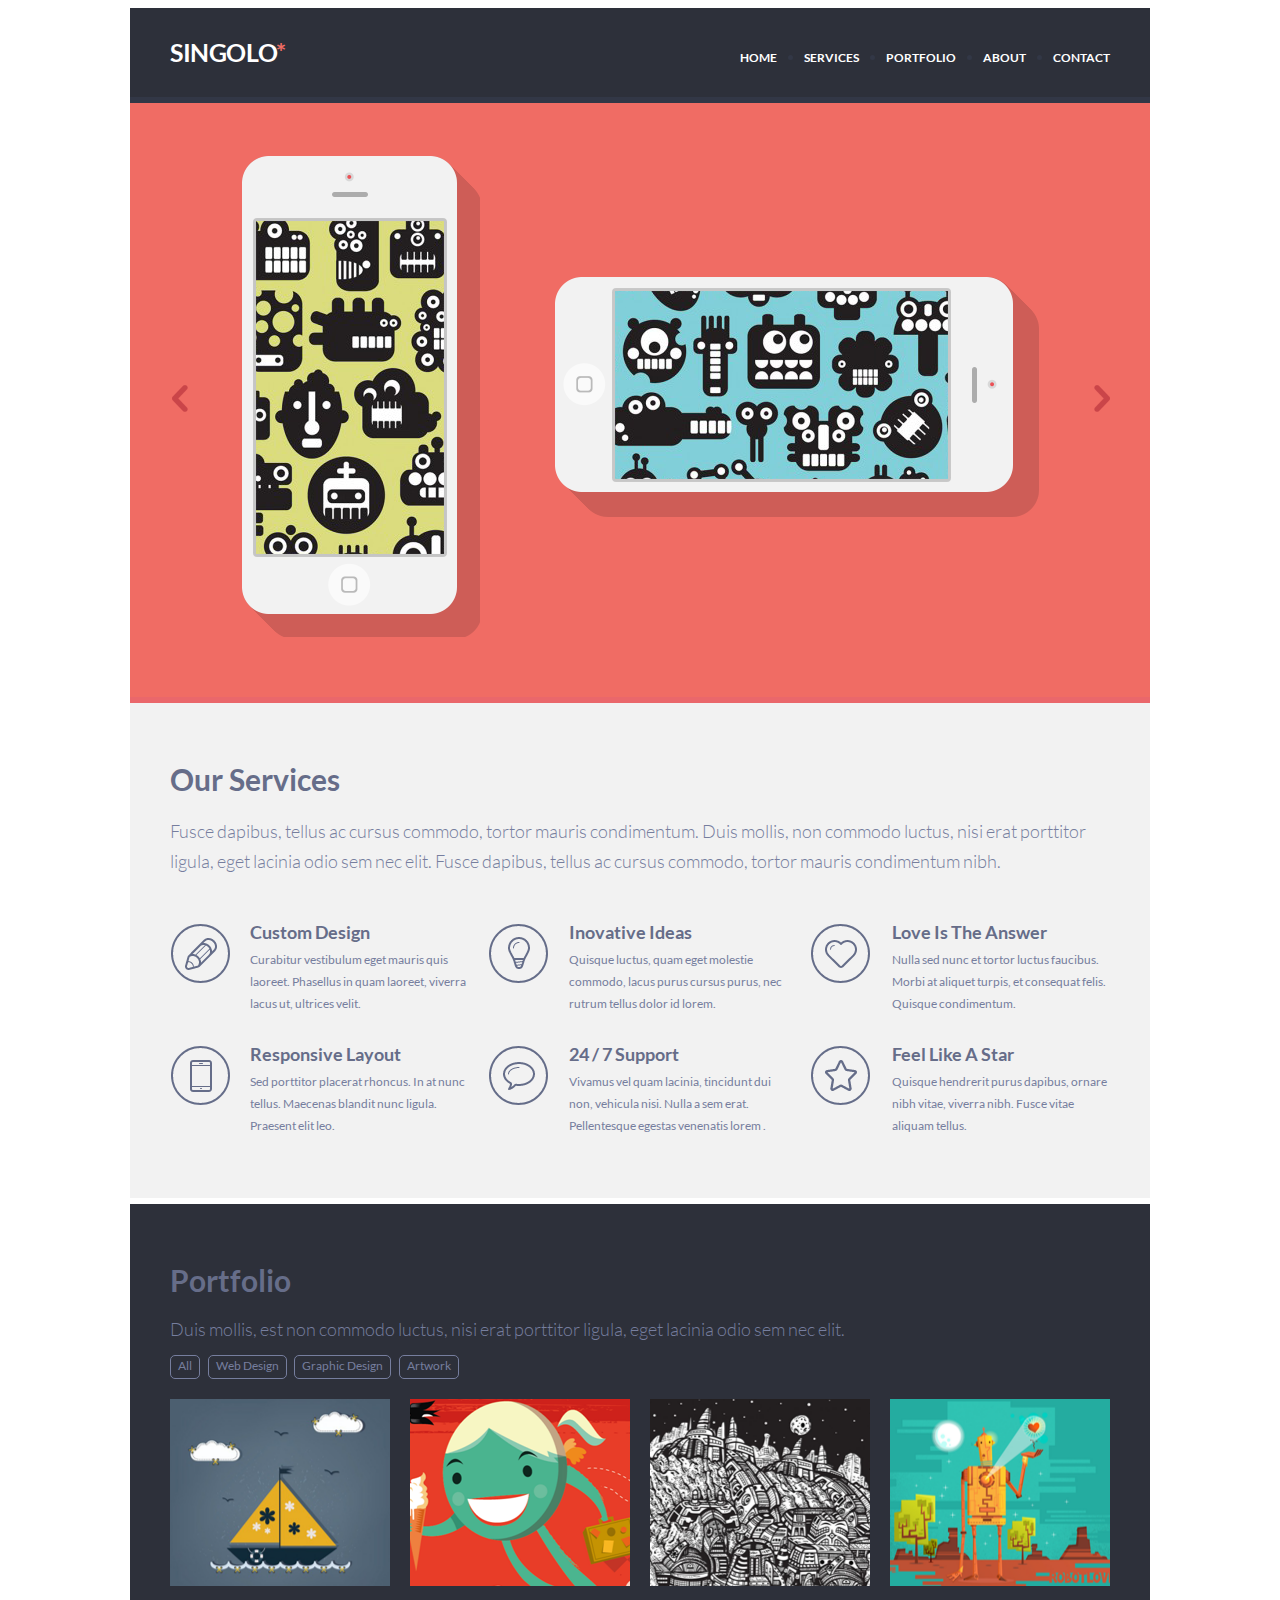
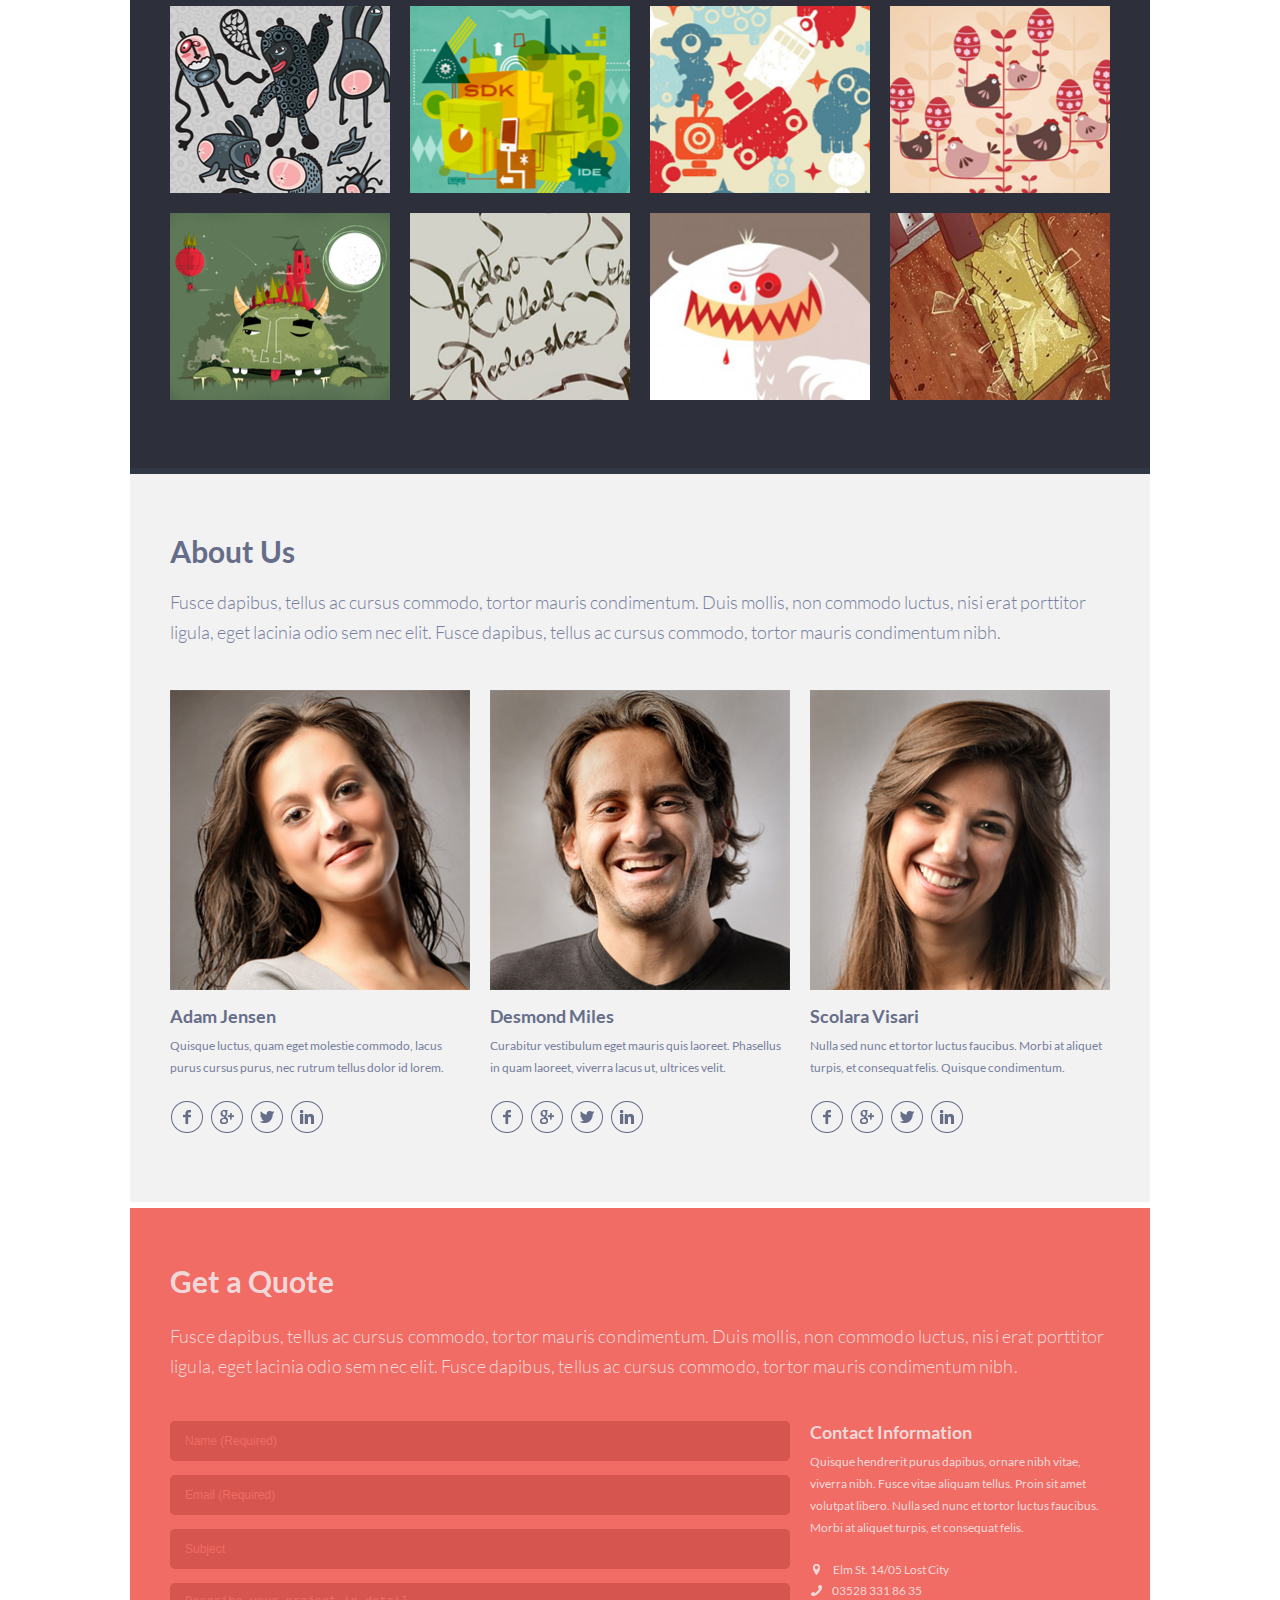
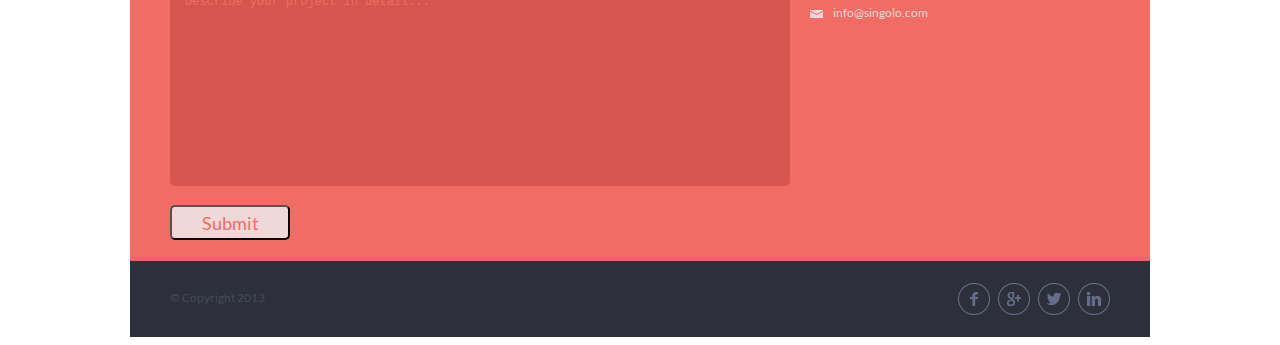
<file: index.html>
<!DOCTYPE html>
<html lang="en">

<head>
    <meta charset="UTF-8">
    <meta name="viewport" content="width=device-width, initial-scale=1.0">
    <meta http-equiv="X-UA-Compatible" content="ie=edge">
    <link type="text/css" rel="stylesheet" href="style.css" />
    <title>Singolo</title>
</head>

<body>
    <header class="header1">
        <div class="header-top">
            <h1 class="logo">SINGOLO<span>*</span></h1>
            <nav class="navbar1">
                <ul>
                    <li class="none">
                        <a href="#">HOME</a>
                    </li>
                    <li>
                        <a href="#">SERVICES</a>
                    </li>
                    <li>
                        <a href="#">PORTFOLIO</a>
                    </li>
                    <li>
                        <a href="#">ABOUT</a>
                    </li>
                    <li>
                        <a href="#">CONTACT</a>
                    </li>
                </ul>
            </nav>
        </div>
        <div class="header-bottom"></div>
    </header>
    <slider class="#">
        <div class="slider-top">
            <img src="assets/chev.svg" id="chev" alt="chev">
            <img src="assets/chev2.svg" id="chev2" alt="chev2">
            <img src="assets/iPhone Vertical.png" id="iPhoneVertical" alt="iPhoneVertical">
            <img src="assets/iPhone Horizontal.png" id="iPhoneHorizontal" alt="iPhoneHorizontal">
        </div>
        <div class="slider-bottom"></div>
    </slider>
    <footer class="services">
        <div class="container1">
            <h3>Our Services</h3>
            <p class="services_text">Fusce dapibus, tellus ac cursus commodo, tortor mauris condimentum. Duis mollis,
                non
                commodo
                luctus, nisi erat porttitor ligula, eget lacinia odio sem nec elit. Fusce dapibus, tellus ac cursus
                commodo,
                tortor mauris condimentum nibh.</p>
        </div>
        <div class="container2">
            <div class="box">
                <img src="assets/pen.png" alt="pen" id="pen">
                <h4>Custom Design</h4>
                <p>Curabitur vestibulum eget mauris quis laoreet. Phasellus in quam laoreet, viverra lacus ut, ultrices
                    velit.</p>
            </div>
            <div class="box">
                <img src="assets/bulb.png" alt="bulb" id="bulb">
                <h4>Inovative Ideas</h4>
                <p>Quisque luctus, quam eget molestie commodo, lacus purus cursus purus, nec rutrum tellus dolor id
                    lorem.
                </p>
            </div>
            <div class="box">
                <img src="assets/heart.png" alt="heart" id="heart">
                <h4>Love Is The Answer</h4>
                <p>Nulla sed nunc et tortor luctus faucibus. Morbi at aliquet turpis, et consequat felis. Quisque
                    condimentum.</p>
            </div>
        </div>
        <div class="container3">
            <div class="box">
                <img src="assets/phone.png" alt="phone" id="phone">
                <h4>Responsive Layout</h4>
                <p>Sed porttitor placerat rhoncus. In at nunc tellus. Maecenas blandit nunc ligula. Praesent elit leo.
                </p>
            </div>
            <div class="box">
                <img src="assets/bubble.png" alt="bubble" id="bubble">
                <h4>24 / 7 Support</h4>
                <p>Vivamus vel quam lacinia, tincidunt dui non, vehicula nisi. Nulla a sem erat. Pellentesque egestas
                    venenatis lorem .</p>
            </div>
            <div class="box">
                <img src="assets/star.png" alt="star" id="star">
                <h4>Feel Like A Star</h4>
                <p>Quisque hendrerit purus dapibus, ornare nibh vitae, viverra nibh. Fusce vitae aliquam tellus.</p>
            </div>
        </div>
    </footer>
    <div class="services-bottom"></div>
    <div class="portfolio">
        <h1>Portfolio</h1>
        <p class="duis">Duis mollis, est non commodo luctus, nisi erat porttitor ligula, eget lacinia odio sem nec elit.
        </p>
        <nav class="navbar2">
            <ul>
                <li>
                    <a href="#">All</a>
                </li>
                <li>
                    <a href="#">Web Design</a>
                </li>
                <li>
                    <a href="#">Graphic Design</a>
                </li>
                <li>
                    <a href="#">Artwork</a>
                </li>
            </ul>
        </nav>
        <div class="galery">
            <div class="Project1"></div>
            <div class="Project2"></div>
            <div class="Project3"></div>
            <div class="Project4"></div>
            <div class="Project5"></div>
            <div class="Project6"></div>
            <div class="Project7"></div>
            <div class="Project8"></div>
            <div class="Project9"></div>
            <div class="Project10"></div>
            <div class="Project11"></div>
            <div class="Project12"></div>
        </div>
        <div class="galery-bottom"></div>
    </div>
    <div class="about">
        <p class="us">About Us</p>
        <p class="fusce">Fusce dapibus, tellus ac cursus commodo, tortor mauris condimentum. Duis mollis, non commodo
            luctus, nisi erat porttitor ligula, eget lacinia odio sem nec elit. Fusce dapibus, tellus ac cursus commodo,
            tortor mauris condimentum nibh.</p>
        <div class="container">
            <div class="box2">
                <img src="assets/adam.png" alt="adam" id="adam">
                <p class="name">Adam Jensen</p>
                <p class="info">Quisque luctus, quam eget molestie commodo, lacus purus cursus purus, nec rutrum tellus
                    dolor id lorem.</p>
                <div class="social">
                    <a href="#">
                        <div class="fb"></div>
                    </a>
                    <a href="#">
                        <div class="google"></div>
                    </a>
                    <a href="#">
                        <div class="tw"></div>
                    </a>
                    <a href="#">
                        <div class="ldn"></div>
                    </a>
                </div>
            </div>
            <div class="box2">
                <img src="assets/desmond.png" alt="desmond" id="desmond">
                <p class="name">Desmond Miles</p>
                <p class="info">Curabitur vestibulum eget mauris quis laoreet. Phasellus in quam laoreet, viverra lacus
                    ut,
                    ultrices velit.</p>
                <div class="social">
                    <a href="#">
                        <div class="fb"></div>
                    </a>
                    <a href="#">
                        <div class="google"></div>
                    </a>
                    <a href="#">
                        <div class="tw"></div>
                    </a>
                    <a href="#">
                        <div class="ldn"></div>
                    </a>
                </div>
            </div>
            <div class="box2">
                <img src="assets/scolara.png" alt="scolara" id="scolara">
                <p class="name">Scolara Visari</p>
                <p class="info">Nulla sed nunc et tortor luctus faucibus. Morbi at aliquet turpis, et consequat felis.
                    Quisque condimentum.</p>
                <div class="social">
                    <a href="#">
                        <div class="fb"></div>
                    </a>
                    <a href="#">
                        <div class="google"></div>
                    </a>
                    <a href="#">
                        <div class="tw"></div>
                    </a>
                    <a href="#">
                        <div class="ldn"></div>
                    </a>
                </div>
            </div>
        </div>
    </div>
    <div class="about-bottom"></div>
    <div class="header2">
        <p class="heading">Get a Quote</p>
        <p class="text">Fusce dapibus, tellus ac cursus commodo, tortor mauris condimentum. Duis mollis, non commodo
            luctus, nisi erat porttitor ligula, eget lacinia odio sem nec elit. Fusce dapibus, tellus ac cursus commodo,
            tortor mauris condimentum nibh.</p>
        <div class="form">
            <form action="#" ; method="POST" ; target="#">
                <input required type="info" ; id="fname" ; placeholder="Name (Required)"><br />
                <input required type="email" ; id="email" ; placeholder="Email (Required)"><br />
                <input type="info" ; id="sub" ; placeholder="Subject"><br />
                <textarea type="info" ; id="detail" ; placeholder="Describe your project in detail..."></textarea><br />
                <button class="button">Submit</button>
            </form>
            <div class="contact">
                <p class="contact_info">Contact Information</p>
                <p class="contact_info_text">Quisque hendrerit purus dapibus, ornare nibh vitae, viverra nibh. Fusce
                    vitae aliquam tellus. Proin sit amet volutpat libero. Nulla sed nunc et tortor luctus faucibus.
                    Morbi at aliquet turpis, et consequat felis.</p>
                <div class="contact_info_conteiner1">
                    <div class="loc2"></div>
                    <p class="location">Elm St. 14/05 Lost City</p>
                </div>
                <div class="contact_info_conteiner2">
                    <div class="phone2"></div>
                    <p class="adress"><a href="tel:035283318635">03528 331 86 35</a></p>
                </div>
                <div class="contact_info_conteiner3">
                    <div class="mail2"></div>
                    <p class="e-mail_adress"><a href="mailto:info@singolo.com">info@singolo.com</a></p>
                </div>
            </div>
        </div>
    </div>
    <div class="footer">
        <p class="copyright">© Copyright 2013</p>
        <div class="social2">
            <a href="#">
                <div class="fb"></div>
            </a>
            <a href="#">
                <div class="google"></div>
            </a>
            <a href="#">
                <div class="tw"></div>
            </a>
            <a href="#">
                <div class="ldn"></div>
            </a>
        </div>
    </div>
</body>

</html>
</file>
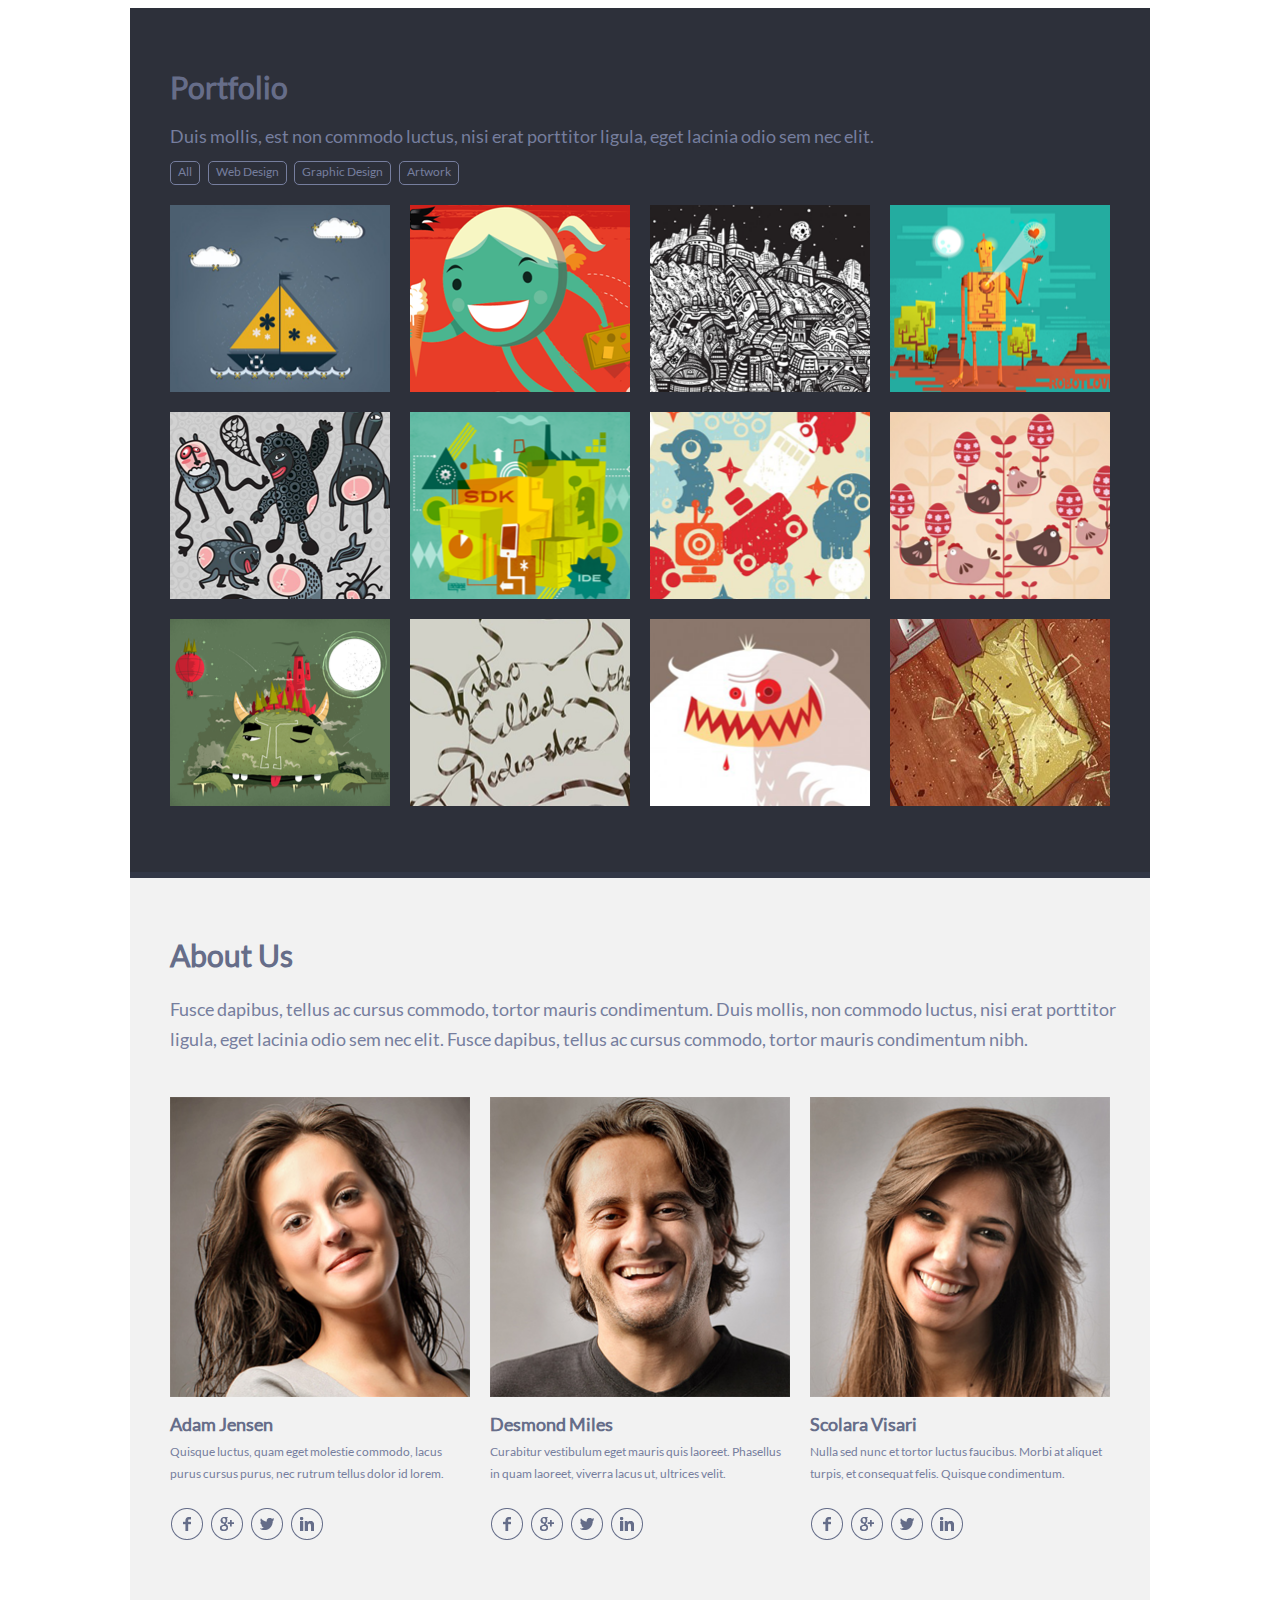
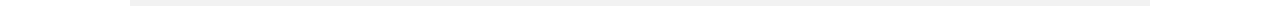
<file: singolo2.html>
<!DOCTYPE html>
<html lang="en">

<head>
   <meta charset="UTF-8">
   <meta name="viewport" content="width=device-width, initial-scale=1.0">
   <link type="text/css" rel="stylesheet" href="singolo2.css" />
   <title>Singolo2</title>
</head>

<body>
   <div class="portfolio">
      <h1>Portfolio</h1>
      <p class="duis">Duis mollis, est non commodo luctus, nisi erat porttitor ligula, eget lacinia odio sem nec elit.
      </p>
      <nav class="navbar">
         <ul>
            <li>
               <a href="#">All</a>
            </li>
            <li>
               <a href="#">Web Design</a>
            </li>
            <li>
               <a href="#">Graphic Design</a>
            </li>
            <li>
               <a href="#">Artwork</a>
            </li>
         </ul>
      </nav>
      <div class="galery">
         <div class="Project1"></div>
         <div class="Project2"></div>
         <div class="Project3"></div>
         <div class="Project4"></div>
         <div class="Project5"></div>
         <div class="Project6"></div>
         <div class="Project7"></div>
         <div class="Project8"></div>
         <div class="Project9"></div>
         <div class="Project10"></div>
         <div class="Project11"></div>
         <div class="Project12"></div>
      </div>
      <div class="galery-bottom"></div>
   </div>
   <div class="about">
      <p class="us">About Us</p>
      <p class="fusce">Fusce dapibus, tellus ac cursus commodo, tortor mauris condimentum. Duis mollis, non commodo
         luctus, nisi erat porttitor ligula, eget lacinia odio sem nec elit. Fusce dapibus, tellus ac cursus commodo,
         tortor mauris condimentum nibh.</p>
      <div class="container">
         <div class="box">
            <img src="assets/adam.png" alt="adam" id="adam">
            <h4>Adam Jensen</h4>
            <p class="info">Quisque luctus, quam eget molestie commodo, lacus purus cursus purus, nec rutrum tellus
               dolor id lorem.</p>
            <div class="social">
               <a href="#">
                  <div class="fb"></div>
               </a>
               <a href="#">
                  <div class="google"></div>
               </a>
               <a href="#">
                  <div class="tw"></div>
               </a>
               <a href="#">
                  <div class="ldn"></div>
               </a>
            </div>
         </div>
         <div class="box">
            <img src="assets/desmond.png" alt="desmond" id="desmond">
            <h4>Desmond Miles</h4>
            <p class="info">Curabitur vestibulum eget mauris quis laoreet. Phasellus in quam laoreet, viverra lacus ut,
               ultrices velit.</p>
            <div class="social">
               <a href="#">
                  <div class="fb"></div>
               </a>
               <a href="#">
                  <div class="google"></div>
               </a>
               <a href="#">
                  <div class="tw"></div>
               </a>
               <a href="#">
                  <div class="ldn"></div>
               </a>
            </div>
         </div>
         <div class="box">
            <img src="assets/scolara.png" alt="scolara" id="scolara">
            <h4>Scolara Visari</h4>
            <p class="info">Nulla sed nunc et tortor luctus faucibus. Morbi at aliquet turpis, et consequat felis.
               Quisque condimentum.</p>
            <div class="social">
               <a href="#">
                  <div class="fb"></div>
               </a>
               <a href="#">
                  <div class="google"></div>
               </a>
               <a href="#">
                  <div class="tw"></div>
               </a>
               <a href="#">
                  <div class="ldn"></div>
               </a>
            </div>
         </div>
      </div>
   </div>
   <div class="about-bottom"></div>
</body>

</html>
</file>
<file: style.css>
@font-face {
    font-family: Lato; 
    src: url(assets/Lato-Regular.ttf); 
}

@font-face {
    font-family: 'Lato';
    font-style: normal;
    font-weight: 300;
    src: url(assets/Lato-Light.ttf), url(https://fonts.gstatic.com/s/lato/v16/S6u9w4BMUTPHh7USSwiPGQ3q5d0.woff2) format('woff2');
    unicode-range: U+0000-00FF, U+0131, U+0152-0153, U+02BB-02BC, U+02C6, U+02DA, U+02DC, U+2000-206F, U+2074, U+20AC, U+2122, U+2191, U+2193, U+2212, U+2215, U+FEFF, U+FFFD;
}

@font-face {
    font-family: 'Lato';
    font-style: normal;
    font-weight: 700;
    src: url(assets/Lato-Bold.ttf), url(https://fonts.gstatic.com/s/lato/v16/S6u9w4BMUTPHh6UVSwiPGQ3q5d0.woff2) format('woff2');
    unicode-range: U+0000-00FF, U+0131, U+0152-0153, U+02BB-02BC, U+02C6, U+02DA, U+02DC, U+2000-206F, U+2074, U+20AC, U+2122, U+2191, U+2193, U+2212, U+2215, U+FEFF, U+FFFD;
}

@font-face {
    font-family: Lato; 
    src: url(assets/Lato-Regular.ttf); 
   }

.header1 {
    height: 89px;
    width: 1020px;
    margin: auto;  
}

.logo {
    margin: 35px 0px 35px 40px;
    font-size: 25px;
    line-height: 19px;
    color: #ffffff;
    font-family: "Lato";
    font-weight: 700;
    text-align: left;
    letter-spacing: -0.4px;
}

.header-top h1 span {
    color: #f06c64;;  
}

.header-top {
    background-color: #2d303a;
    width: 1020px;
    height: 89px;
    display: flex;
    justify-content: space-between;
}

.header-bottom {
    background-color: #323746;
    width: 1020px;
    height: 6px;
    position: absolute;
    z-index: 1;
}

.navbar1 {
    margin: 40px 40px 35px 0px;
    width: 370px;
    height: 10px;
}

.navbar1 ul {
    display: flex;
    justify-content: space-between;
    padding: inherit;
    margin: auto;   
}

.navbar1 ul li a {
    text-decoration: none;
    color: white;
    font-size: 12px;
    font-family: "Lato";
    font-weight: 700;
    line-height: 6px;
}

.navbar1 ul li a:hover {   
    color: #f06c64;
}

.navbar1 ul li {
    color: #323746;
}

.none {
    list-style-type: none;
}

.slider-top {
    width: 1020px;
    height: 600px;
    background-color: #f06c64;
    margin: auto; 
}

#iPhoneVertical {
    margin: 58px 0px 0px 110px;
}

#iPhoneHorizontal {
    margin: 0px 0px 120px 70px;
}

#chev {
    margin: 288px  0 0px 42px;
    position: absolute;
}

#chev:hover {
    filter:  grayscale(100)  
}

#chev2 {
    margin: 288px  0 0px 964px;
    position: absolute;
}

#chev2:hover {
    filter:  grayscale(100)  
}

.slider-bottom {
    width: 1020px;
    height: 6px;
    background-color: #ea676b;
    margin: auto; 
}

.services {
    width: 1020px;
    height: 495px;
    background-color: #f2f2f2;
    margin: auto;
}

.services-bottom {
    width: 1020px;
    height: 6px;
    background-color: #ffffff;
    margin: auto;
}

.container1 {
    display: flex;
    flex-direction: column;
    width: 1020px;
    height: 220px;
}

.container2 {
    display: flex;
    flex-direction: row;
    width: 950px;
    height: 122px;
    justify-content: space-between;
    margin-left: auto;
    margin-right: auto;
}

.container3 {
    display: flex;
    flex-direction: row;
    width: 950px;
    height: 120px;
    justify-content: space-between;
    margin-left: auto;
    margin-right: auto;
}

.services_text {
    width: 950px;
    height: 57px;
    font-size: 18px;
    line-height: 30px;
    color: #767e9e;
    font-family: "Lato";
    font-weight: 300;
    text-align: left;
    margin: 28px 0px 0px 40px;
}

h3 {
    font-size: 30px;
    line-height: 18px;
    color: #666d89;
    font-family: "Lato";
    font-weight: 900;
    text-align: left;
    margin: 67px 0px 0 40px;
}

h4 {
    font-size: 18px;
    line-height: 18px;
    color: #666d89;
    font-family: "Lato";
    font-weight: 900;
    text-align: left;
    margin-top: 0;
    margin-bottom: 7px;
}

p {
    width: 305px;
    height: 128px;
    font-size: 12px;
    line-height: 22px;
    color: #767e9e;
    font-family: "Lato";
    font-weight: 400;
    text-align: left;
    margin-top: 8px;
    
}

#pen {
    float: left;
    margin: 0px 18px 20px 5px;
}

#bulb {
    float: left;
    margin: 0px 20px 86px 0;
}

#heart {
    float: left;
    margin: 0px 20px 86px 0;
}

#phone {
    float: left;
    margin: 0px 18px 86px 5px;
}

#bubble {
    float: left;
    margin: 0px 20px 86px 0;
}

#star {
    float: left;
    margin: 0px 20px 86px 0;
}

.portfolio {
    width: 1020px;
    height: 870px;
    background-color: #2d303a;
    margin: auto; 
    position: relative;
}

h1 {
    font-size: 30px;
    line-height: 18px;
    color: #666d89;
    font-family: "Lato";
    font-weight: 900;
    text-align: left;
    display: inline-block;
    margin: 67px 0px 0px 40px;
}

.duis {
    height: 30px;
    width: 940px;
    font-size: 18px;
    line-height: 30px;
    color: #767e9e;
    font-family: "Lato";
    font-weight: 300;
    text-align: left;
    margin: 18px 0px 0px 40px;
}

.navbar2 ul {
    width: 289px;
    display: flex;
    justify-content: space-between;
    padding: inherit;
    margin: 11px 0px 0px 40px;  
}

.navbar2 ul li a {
    display: block;
    font-size: 12px;
    line-height: 20px;
    color: #767e9e;
    font-family: "Lato";
    font-weight: 400;
    text-align: center;
    text-decoration: none;
    height: 22px;
    border-radius: 5px;
    background-color: #2d303a;
    border: 1px solid #767e9e;
    padding: 0px 7px 0px 7px;
}

.navbar2 ul li a:hover {
    color: white;
    border: 1px solid white;
}

.navbar2 li {
    list-style-type: none;
}

.galery {
    display: flex;
    flex-wrap: wrap;
    flex-direction: column;
    width: 960px;
    height: 601px;
    margin: 20px 0px 0px 40px;
    overflow: hidden; 
    justify-content: space-between;
}

#Project {
    object-fit: cover;
    width: 220px;
    height: 187px;
}

.Project1 {
    background-image: url(assets/Project1.png);
    object-fit: cover;
    width: 220px;
    height: 187px;
    margin: 0px 20px 0px 0px;
    background-position: 44% 23%;
}

.Project2 {
    background-image: url(assets/Project2.png);
    object-fit: cover;
    width: 220px;
    height: 187px;
    margin: 0px 20px 0px 0px;
    background-position: 45% 18%;
}

.Project3 {
    background-image: url(assets/Project3.png);
    object-fit: cover;
    width: 220px;
    height: 187px;
    margin: 0px 20px 0px 0px;
    background-position: 44% 23%;
}

.Project4 {
    background-image: url(assets/Project4.png);
    object-fit: cover;
    width: 220px;
    height: 187px;
    margin: 0px 20px 0px 0px;
    background-position: 57% 50%;
}

.Project5 {
    background-image: url(assets/Project5.png);
    object-fit: cover;
    width: 220px;
    height: 187px;
    margin: 0px 20px 0px 0px;
    background-position: 41% 55%;
}

.Project6 {
    background-image: url(assets/Project6.png);
    object-fit: cover;
    width: 220px;
    height: 187px;
    margin: 0px 20px 0px 0px;
    background-position: 56% 24%;
}

.Project7 {
    background-image: url(assets/Project7.png);
    object-fit: cover;
    width: 220px;
    height: 187px;
    margin: 0px 20px 0px 0px;
    background-position: 36% 1%;
}

.Project8 {
    background-image: url(assets/Project8.png);
    object-fit: cover;
    width: 220px;
    height: 187px;
    margin: 0px 20px 0px 0px;
    background-position: 20% 21%;
}

.Project9 {
    background-image: url(assets/Project9.png);
    object-fit: cover;
    width: 220px;
    height: 187px;
    margin: 0px 20px 0px 0px;
    background-position: 74% 77%;
}

.Project10 {
    background-image: url(assets/Project10.png);
    object-fit: cover;
    width: 220px;
    height: 187px;
    margin: 0px 20px 0px 0px;
    background-position: 57% 27%;
}

.Project11 {
    background-image: url(assets/Project11.png);
    object-fit: cover;
    width: 220px;
    height: 187px;
    margin: 0px 20px 0px 0px;
    background-position: 41% 35%;
}

.Project12 {
    background-image: url(assets/Project12.png);
    object-fit: cover;
    width: 220px;
    height: 187px;
    margin: 0px 20px 0px 0px;
    background-position: 49% 25%;
}

.galery-bottom {
    width: 1020px;
    height: 6px;
    background-color: #323746;
    position: absolute;
    bottom: 0px;
}

.about {
    width: 1020px;
    height: 728px;
    background-color: #f2f2f2;
    margin: auto; 
}
 
.us {
    height: 18px;
    font-size: 30px;
    line-height: 18px;
    color: #666d89;
    font-family: "Lato";
    font-weight: 900;
    text-align: left;
    display: inline-block;
    margin: 68px 0px 0px 40px;
}

.fusce {
    width: 950px;
    height: 57px;
    font-size: 18px;
    line-height: 30px;
    color: #767e9e;
    font-family: "Lato";
    font-weight: 300;
    text-align: left;
    margin: 20px 0px 0px 40px;
}

.container {
    display: flex;
    flex-direction: row;
    width: 940px;
    height: 500px;
    margin: 46px 0px 0px 40px;
    justify-content: space-between;
}

#adam {
    width: 300px;
    height: 300px;
}

#desmond {
    width: 300px;
    height: 300px;
}

#scolara {
    width: 300px;
    height: 300px;
}

.name {
    height: 18px;
    width: 300px;
    font-size: 18px;
    line-height: 18px;
    color: #666d89;
    font-family: "Lato";
    font-weight: 900;
    text-align: left;
    white-space: nowrap;
    margin: 13px 41px 10px 0px;
}

.info {
    height: 30px;
    width: 300px;
    font-size: 12px;
    line-height: 22px;
    color: #767e9e;
    font-family: "Lato";
    font-weight: 400;
    text-align: left;
    margin: 8px 0px 35px 0px;
}

.box {
    width: 305px;
}

.box2 {
    width: 300px;
}

.social {
    display: flex;
}

.social a {
    padding: 0px 7px 0 0px;
}

.fb {
    width: 33px;
    height: 33px;
    background-image: url(assets/facebook.png);
}

.fb:hover {
    background-image: url(assets/facebook1.png);
}

.google {
    width: 33px;
    height: 33px;
    background-image: url(assets/google.png);
}

.google:hover {
    background-image: url(assets/google1.png);
}

.tw {
    width: 33px;
    height: 33px;
    background-image: url(assets/twitter.png);
}

.tw:hover {
    background-image: url(assets/twitter1.png);
}

.ldn {
    width: 33px;
    height: 33px;
    background-image: url(assets/linkedin.png);
}

.ldn:hover {
    background-image: url(assets/linkedin1.png);
}

.about-bottom {
    width: 1020px;
    height: 6px;
    background-color: #ffffff;
    margin: auto;
}

.header2 {
    width: 1020px;
    height: 648px;
    background-color: #f06c64;
    margin: auto;
    border-bottom: 5px solid #ea676b;
}

.heading {
    height: 30px;
    font-size: 30px;
    color: #f0d8d9;
    font-family: 'Lato';
    font-weight: 700;
    margin: 62px 0 0 40px;
    display: inline-block;
}

.text {
    height: 60px;
    width: 980px;
    font-size: 18px;
    color: #f0d8d9;
    font-family: 'Lato';
    font-weight: 300;
    margin: 21px 0 0 40px;
    line-height: 30px;
    letter-spacing: 0.15px;
}

.form {
    display: flex;
    margin: 40px 0 0 40px;
}

#fname {
    height: 38px;
    width: 603px;
    font-size: 12px;
    border-radius: 5px;
    color: whitesmoke;
    background-color: #d6564f;
    border: none;
    padding-left: 15px;
    outline: none;
}

#fname:focus {
    box-shadow: black;
}


#fname::placeholder {
    color: #f06c64;
}

#email{
    height: 38px;
    width: 603px;
    font-size: 12px;
    border-radius: 5px;
    color: whitesmoke;
    background-color: #d6564f;
    border: none;
    padding-left: 15px;
    margin-top: 14px;
    outline: none;
}

#email::placeholder {
    color: #f06c64;
}

#sub {
    height: 38px;
    width: 603px;
    font-size: 12px;
    border-radius: 5px;
    color: whitesmoke;
    background-color: #d6564f;
    border: none;
    padding-left: 15px;
    margin-top: 14px;
    outline: none;
}

#sub::placeholder {
    color: #f06c64;
}

#detail {
    height: 189px;
    width: 603px;
    font-size: 12px;
    border-radius: 5px;
    color: whitesmoke;
    background-color: #d6564f;
    border: none;
    padding-left: 15px;
    padding-top: 12px;
    margin-top: 14px;
    outline: none;
    resize: none;
}

#detail::placeholder {
    color: #f06c64;
}

.button {
    height: 35px;
    width: 120px;
    margin-top: 15px;
    border-radius: 5px;
    background-color: #f0d8d9;
    font-size: 18px;
    color: #f06c64;;
    font-family: "Lato";
    font-weight: 400;
}

.contact_info {
    height: 18px;
    font-size: 18px;
    color: #f0d8d9;
    font-family: "Lato";
    font-weight: 900;
    margin-left: 20px;
    margin-top: 0px;
}

.contact_info_text {
    width: 300px;
    height: 100px;
    font-size: 12px;
    line-height: 22px;
    color: #f0d8d9;
    font-family: "Lato";
    font-weight: 400;
    margin-left: 20px;
    margin-top: -6px;
}

.contact_info_conteiner1 {
    height: 18px;
    display: flex;
    margin-left: 20px;
    margin-top: 10px;
}

.contact_info_conteiner2 {
    height: 18px;
    display: flex;
    margin-left: 20px;
    margin-top: 9px;
}

.contact_info_conteiner3 {
    height: 18px;
    display: flex;
    margin-left: 20px;
    margin-top: 10px;
}

.loc2 {
    height: 11px;
    width: 7px;
    background-image: url(assets/location2.png);
    margin-left: 3px;
    margin-top: 1px;
}

.location {
    font-size: 12px;
    color: #f0d8d9;
    font-family: "Lato";
    font-weight: 400;
    margin-left: 13px;
    margin-top: -4px;
}

.phone2 {
    height: 11px;
    width: 11px;
    background-image: url(assets/phone2.png);
    margin-left: 1px;
    margin-top: -5px;
}

.adress {
    font-size: 12px;
    color: #f0d8d9;
    font-family: "Lato";
    font-weight: 400;
    margin-left: 10px;
    margin-top: -10px;
}

.adress a {
    text-decoration: none;
    color: #f0d8d9;
}

.mail2 {
    height: 8px;
    width: 13px;
    background-image: url(assets/mail2.png);
    margin-top: 3px;
    margin-top: -8px;
}

.e-mail_adress {
    font-size: 12px;
    color: #f0d8d9;
    font-family: "Lato";
    font-weight: 400;
    margin-left: 10px;
    margin-top: -16px;
}

.e-mail_adress a {
    text-decoration: none;
    color: #f0d8d9;
}

.footer {
    display: flex;
    width: 1020px;
    height: 76px;
    background-color: #2d303a;
    margin: auto;
}

.copyright {
    height: 10px;
    margin-top: 32px;
    margin-left: 40px;
    font-size: 12px;
    color: #454a5b;
    font-family: "Lato";
    font-weight: 400;
    margin-top: 26px;
}

.social2 {
    display: flex;
    margin-left: 482px;
    margin-top: 21px;
}

.social2 a {
    padding: 0px 7px 0 0px;
}

.fb {
    width: 33px;
    height: 33px;
    background-image: url(assets/facebook.png);
}

.fb:hover {
    background-image: url(assets/facebook1.png);
}

.google {
    width: 33px;
    height: 33px;
    background-image: url(assets/google.png);
}

.google:hover {
    background-image: url(assets/google1.png);
}

.tw {
    width: 33px;
    height: 33px;
    background-image: url(assets/twitter.png);
}

.tw:hover {
    background-image: url(assets/twitter1.png);
}

.ldn {
    width: 33px;
    height: 33px;
    background-image: url(assets/linkedin.png);
}

.ldn:hover {
    background-image: url(assets/linkedin1.png);
}
</file>
<file: singolo2.css>
@font-face {
    font-family: Lato; 
    src: url(assets/Lato-Regular.ttf); 
}

.portfolio {
    width: 1020px;
    height: 870px;
    background-color: #2d303a;
    margin: auto; 
    position: relative;
}

h1 {
    font-size: 30px;
    line-height: 18px;
    color: #666d89;
    font-family: "Lato";
    font-weight: 900;
    text-align: left;
    display: inline-block;
    margin: 70px 0px 0px 40px;
}

.duis {
    width: 940px;
    font-size: 18px;
    line-height: 30px;
    color: #767e9e;
    font-family: "Lato";
    font-weight: 300;
    text-align: left;
    margin: 18px 0px 0px 40px;
}

.navbar ul {
    width: 289px;
    display: flex;
    justify-content: space-between;
    padding: inherit;
    margin: 10px 0px 0px 40px;  
}

.navbar ul li a {
    display: block;
    font-size: 12px;
    line-height: 20px;
    color: #767e9e;
    font-family: "Lato";
    font-weight: 400;
    text-align: center;
    text-decoration: none;
    height: 22px;
    border-radius: 5px;
    background-color: #2d303a;
    border: 1px solid #767e9e;
    padding: 0px 7px 0px 7px;
}

.navbar ul li a:hover {
    color: white;
    border: 1px solid white;
}

li {
    list-style-type: none;
}

.galery {
    display: flex;
    flex-wrap: wrap;
    flex-direction: column;
    width: 960px;
    height: 601px;
    margin: 20px 0px 0px 40px;
    overflow: hidden; 
    justify-content: space-between;
}

#Project {
    object-fit: cover;
    width: 220px;
    height: 187px;
}

.Project1 {
    background-image: url(assets/Project1.png);
    object-fit: cover;
    width: 220px;
    height: 187px;
    margin: 0px 20px 0px 0px;
    background-position: 44% 23%;
}

.Project2 {
    background-image: url(assets/Project2.png);
    object-fit: cover;
    width: 220px;
    height: 187px;
    margin: 0px 20px 0px 0px;
    background-position: 45% 18%;
}

.Project3 {
    background-image: url(assets/Project3.png);
    object-fit: cover;
    width: 220px;
    height: 187px;
    margin: 0px 20px 0px 0px;
    background-position: 44% 23%;
}

.Project4 {
    background-image: url(assets/Project4.png);
    object-fit: cover;
    width: 220px;
    height: 187px;
    margin: 0px 20px 0px 0px;
    background-position: 57% 50%;
}

.Project5 {
    background-image: url(assets/Project5.png);
    object-fit: cover;
    width: 220px;
    height: 187px;
    margin: 0px 20px 0px 0px;
    background-position: 41% 55%;
}

.Project6 {
    background-image: url(assets/Project6.png);
    object-fit: cover;
    width: 220px;
    height: 187px;
    margin: 0px 20px 0px 0px;
    background-position: 56% 24%;
}

.Project7 {
    background-image: url(assets/Project7.png);
    object-fit: cover;
    width: 220px;
    height: 187px;
    margin: 0px 20px 0px 0px;
    background-position: 36% 1%;
}

.Project8 {
    background-image: url(assets/Project8.png);
    object-fit: cover;
    width: 220px;
    height: 187px;
    margin: 0px 20px 0px 0px;
    background-position: 20% 21%;
}

.Project9 {
    background-image: url(assets/Project9.png);
    object-fit: cover;
    width: 220px;
    height: 187px;
    margin: 0px 20px 0px 0px;
    background-position: 74% 77%;
}

.Project10 {
    background-image: url(assets/Project10.png);
    object-fit: cover;
    width: 220px;
    height: 187px;
    margin: 0px 20px 0px 0px;
    background-position: 57% 27%;
}

.Project11 {
    background-image: url(assets/Project11.png);
    object-fit: cover;
    width: 220px;
    height: 187px;
    margin: 0px 20px 0px 0px;
    background-position: 41% 35%;
}

.Project12 {
    background-image: url(assets/Project12.png);
    object-fit: cover;
    width: 220px;
    height: 187px;
    margin: 0px 20px 0px 0px;
    background-position: 49% 25%;
}

.galery-bottom {
    width: 1020px;
    height: 6px;
    background-color: #323746;
    position: absolute;
    bottom: 0px;
}

.about {
    width: 1020px;
    height: 728px;
    background-color: #f2f2f2;
    margin: auto; 
}
 
.us {
    font-size: 30px;
    line-height: 18px;
    color: #666d89;
    font-family: "Lato";
    font-weight: 900;
    text-align: left;
    display: inline-block;
    margin: 68px 0px 0px 40px;
}

.fusce {
    width: 950px;
    height: 57px;
    font-size: 18px;
    line-height: 30px;
    color: #767e9e;
    font-family: "Lato";
    font-weight: 300;
    text-align: left;
    margin: 23px 0px 0px 40px;
}

.container {
    display: flex;
    flex-direction: row;
    width: 940px;
    height: 500px;
    margin: 46px 0px 0px 40px;
    justify-content: space-between;
}

#adam {
    width: 300px;
    height: 300px;
}

#desmond {
    width: 300px;
    height: 300px;
}

#scolara {
    width: 300px;
    height: 300px;
}

h4 {
    font-size: 18px;
    line-height: 18px;
    color: #666d89;
    font-family: "Lato";
    font-weight: 900;
    text-align: left;
    white-space: nowrap;
    margin: 14px 0px 0px 0px;
}

.info {
    width: 300px;
    font-size: 12px;
    line-height: 22px;
    color: #767e9e;
    font-family: "Lato";
    font-weight: 400;
    text-align: left;
    margin: 8px 0px 22px 0px;
}

.box {
    width: 300px;
}

.social {
    display: flex;
}

.social a {
    padding: 0px 7px 0 0px;
}

.fb {
    width: 33px;
    height: 33px;
    background-image: url(assets/facebook.png);
}

.fb:hover {
    background-image: url(assets/facebook1.png);
}

.google {
    width: 33px;
    height: 33px;
    background-image: url(assets/google.png);
}

.google:hover {
    background-image: url(assets/google1.png);
}

.tw {
    width: 33px;
    height: 33px;
    background-image: url(assets/twitter.png);
}

.tw:hover {
    background-image: url(assets/twitter1.png);
}

.ldn {
    width: 33px;
    height: 33px;
    background-image: url(assets/linkedin.png);
}

.ldn:hover {
    background-image: url(assets/linkedin1.png);
}

.about-bottom {
    width: 1020px;
    height: 6px;
    background-color: #ffffff;
    margin: auto;
}
</file>
